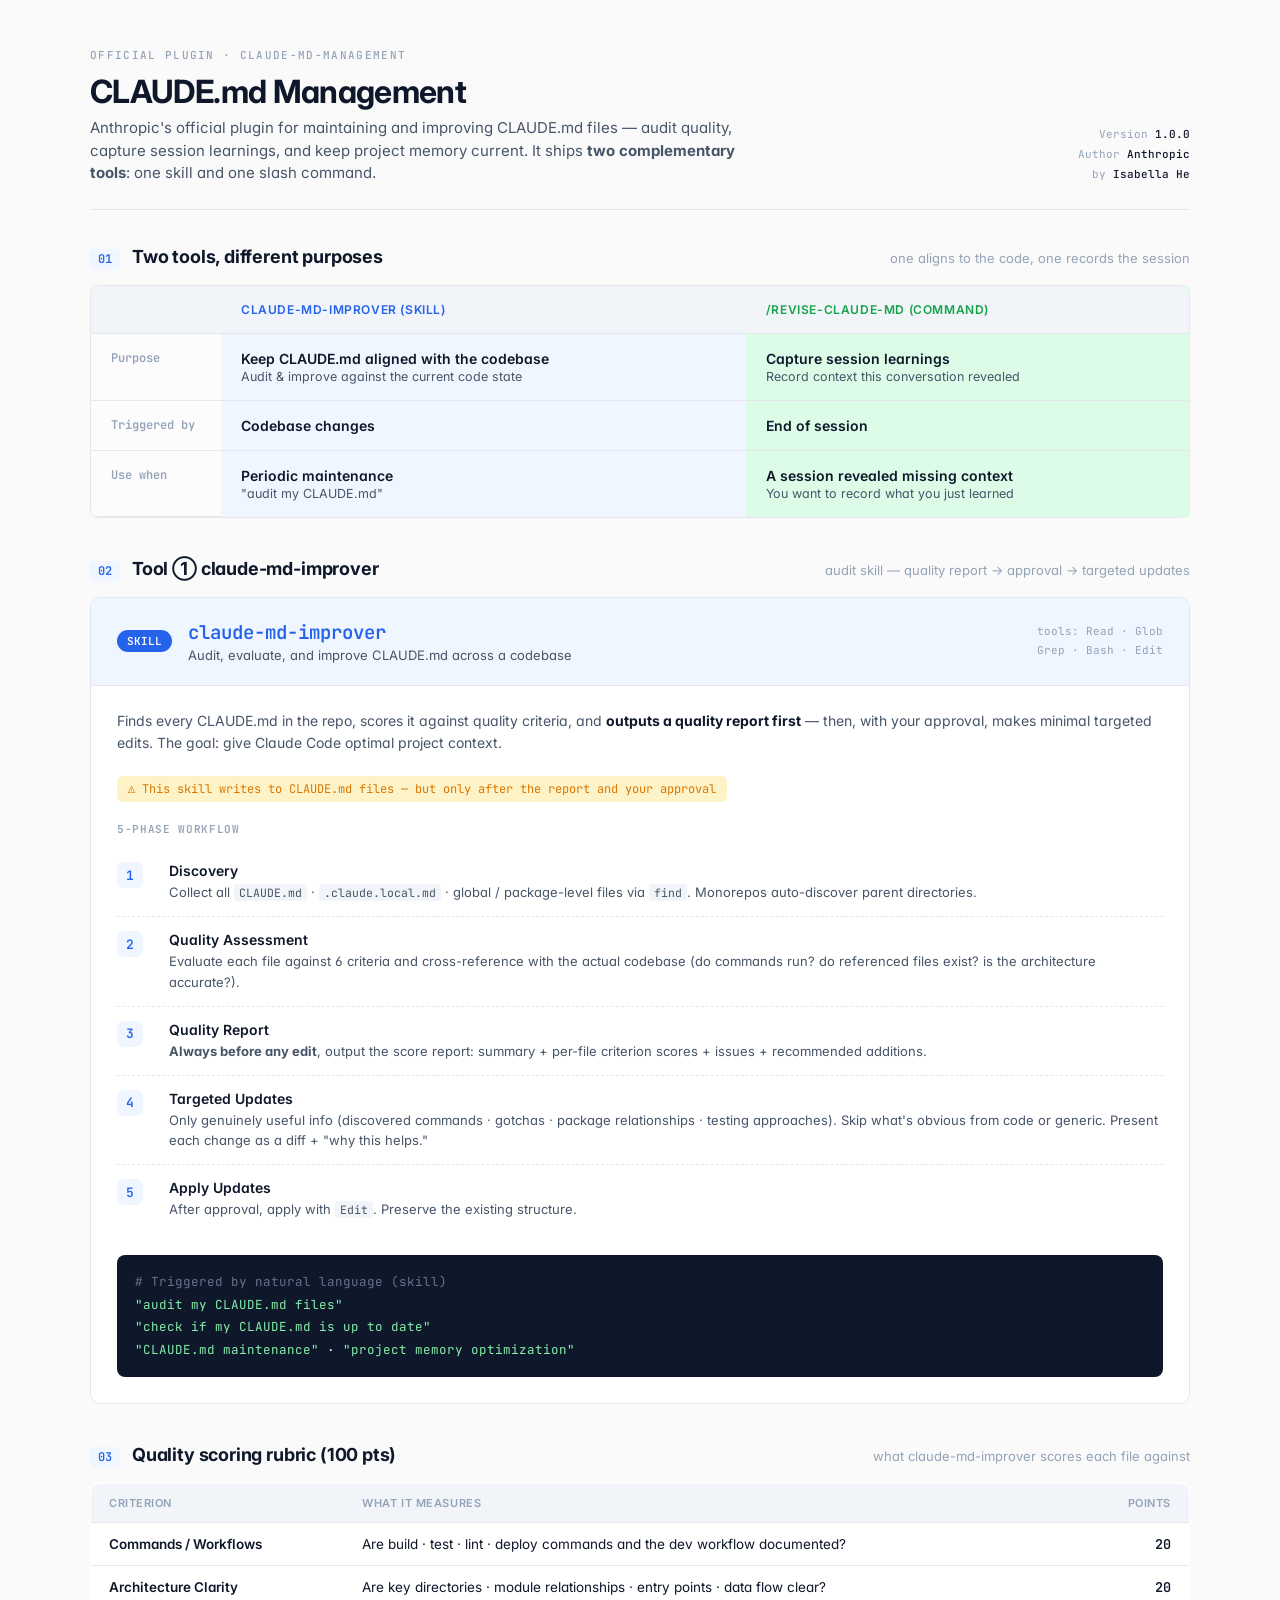
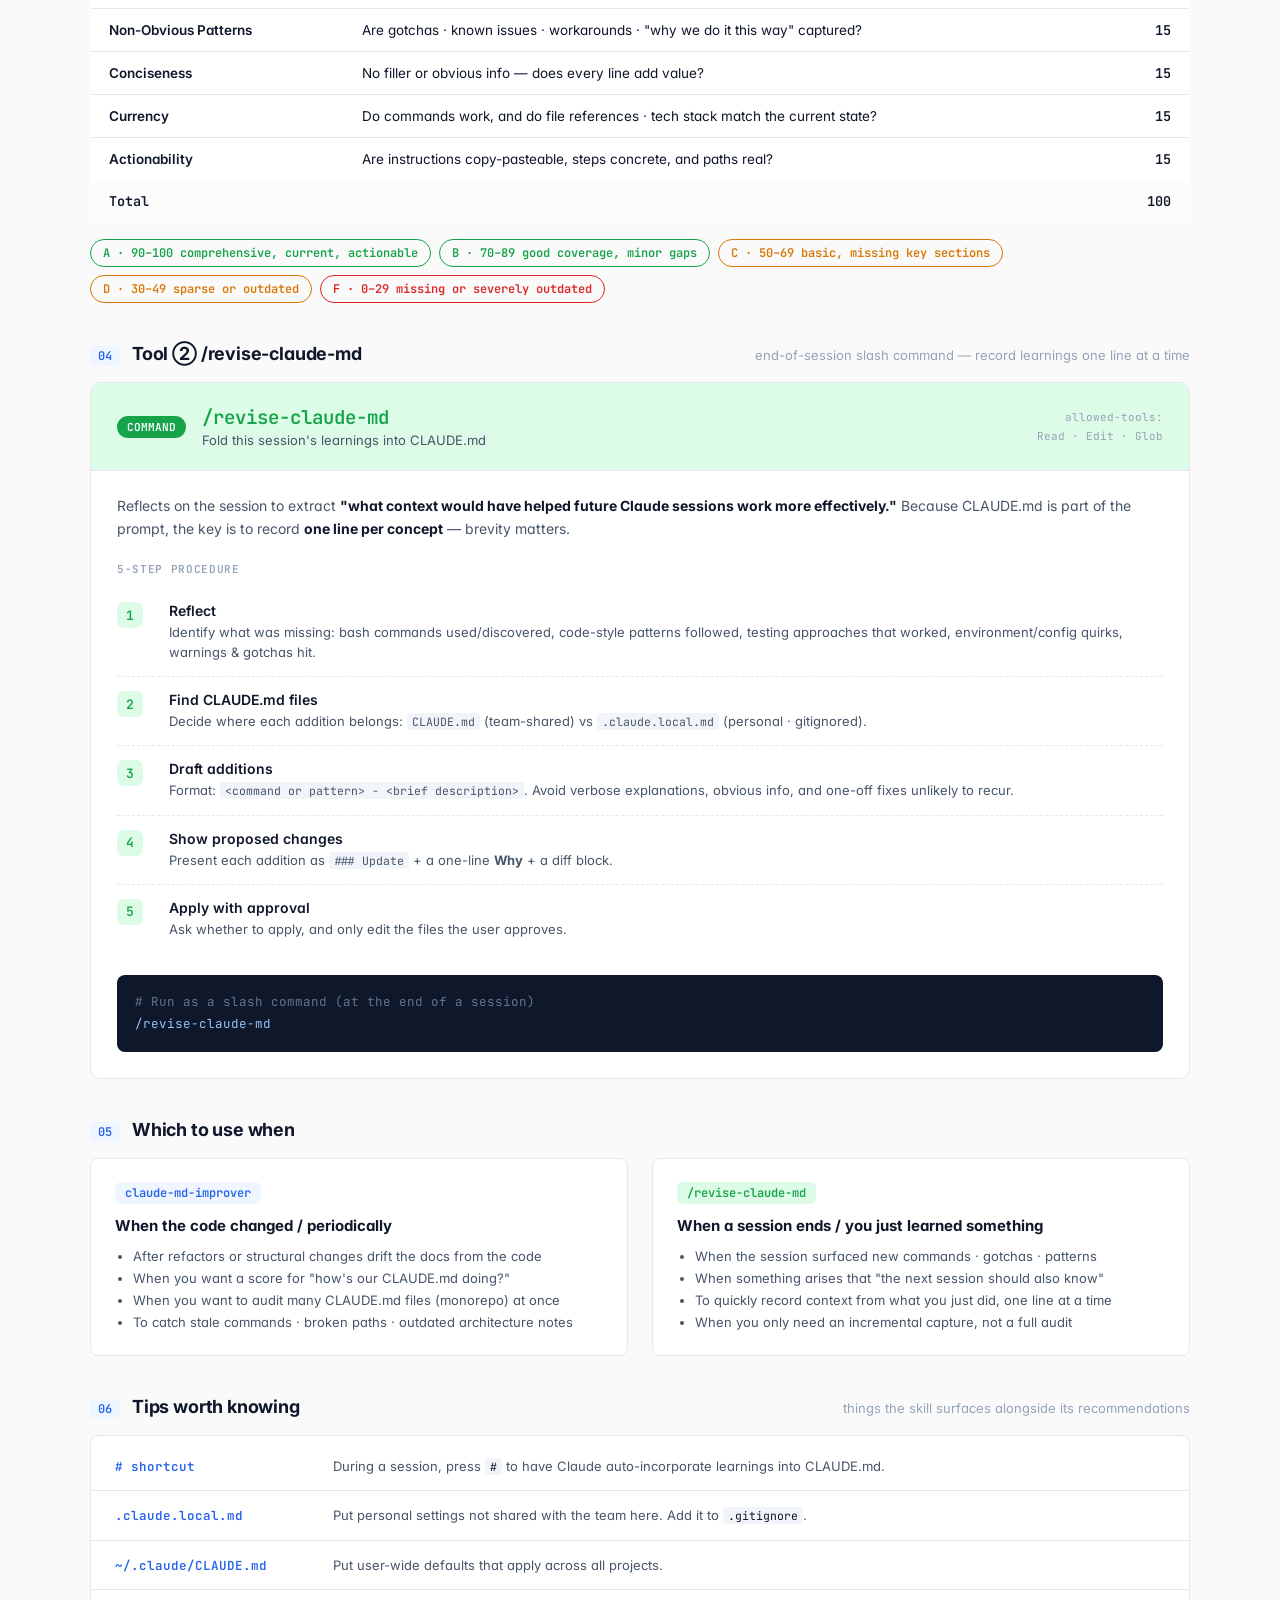
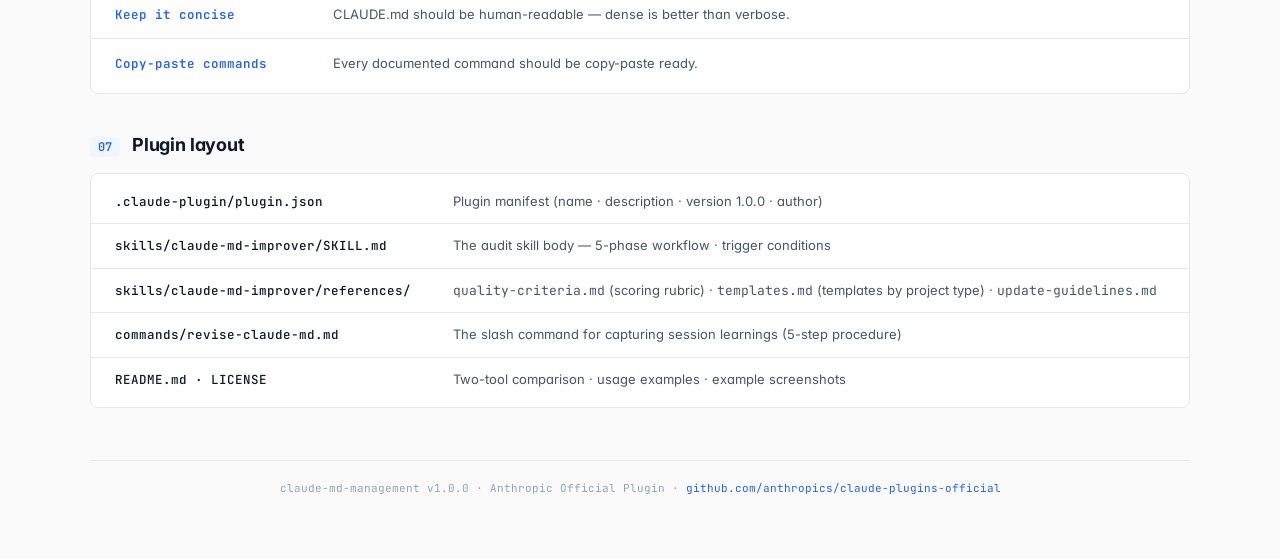
<file: claude-md-management-plugin-explained.html>
<!doctype html>
<html lang="en">
  <head>
    <meta charset="UTF-8" />
    <meta name="viewport" content="width=device-width, initial-scale=1.0" />
    <title>claude-md-management · Plugin Guide</title>
    <link rel="preconnect" href="https://fonts.googleapis.com" />
    <link rel="preconnect" href="https://fonts.gstatic.com" crossorigin />
    <link
      href="https://fonts.googleapis.com/css2?family=Inter:wght@400;500;600;700&family=JetBrains+Mono:wght@400;500;600&display=swap"
      rel="stylesheet"
    />
    <style>
      :root {
        --bg: #fafafa;
        --surface: #ffffff;
        --border: #e5e7eb;
        --border-strong: #d1d5db;
        --text: #0f172a;
        --text-2: #475569;
        --text-3: #94a3b8;
        --accent: #2563eb;
        --accent-soft: #eff6ff;
        --green: #16a34a;
        --green-soft: #dcfce7;
        --amber: #d97706;
        --amber-soft: #fef3c7;
        --red: #dc2626;
        --red-soft: #fee2e2;
        --grid: #f1f5f9;
      }

      * { box-sizing: border-box; }

      html, body {
        margin: 0; padding: 0;
        background: var(--bg);
        color: var(--text);
        font-family: "Inter", -apple-system, system-ui, "Segoe UI", sans-serif;
        font-feature-settings: "cv11", "ss01";
        -webkit-font-smoothing: antialiased;
      }

      .page { max-width: 1180px; margin: 0 auto; padding: 48px 40px 64px; }
      code { font-family: "JetBrains Mono", monospace; }

      /* ============ HEADER ============ */
      .header {
        display: flex;
        justify-content: space-between;
        align-items: flex-end;
        padding-bottom: 24px;
        border-bottom: 1px solid var(--border);
        margin-bottom: 36px;
        gap: 24px;
      }
      .header .eyebrow {
        font-family: "JetBrains Mono", monospace;
        font-size: 11px; font-weight: 500;
        color: var(--text-3);
        letter-spacing: 0.12em; text-transform: uppercase;
        margin-bottom: 10px;
      }
      .header h1 { font-size: 32px; font-weight: 700; margin: 0; letter-spacing: -0.02em; }
      .header .sub {
        font-size: 15px; color: var(--text-2);
        margin-top: 6px; line-height: 1.5; max-width: 680px;
      }
      .header-meta {
        text-align: right;
        font-family: "JetBrains Mono", monospace;
        font-size: 11px; color: var(--text-3);
        line-height: 1.8; white-space: nowrap;
      }
      .header-meta strong { color: var(--text); font-weight: 500; }

      /* ============ SECTION SCAFFOLD ============ */
      section.block { margin-bottom: 40px; }
      .block-title { display: flex; align-items: baseline; gap: 12px; margin-bottom: 16px; }
      .block-title .n {
        font-family: "JetBrains Mono", monospace;
        font-size: 12px; font-weight: 600;
        color: var(--accent); background: var(--accent-soft);
        border-radius: 4px; padding: 2px 8px;
      }
      .block-title h2 { font-size: 18px; font-weight: 700; margin: 0; letter-spacing: -0.01em; }
      .block-title .hint { font-size: 13px; color: var(--text-3); margin-left: auto; }
      .card { background: var(--surface); border: 1px solid var(--border); border-radius: 8px; }

      /* ============ COMPARE TABLE ============ */
      .compare {
        width: 100%;
        border-collapse: separate;
        border-spacing: 0;
        background: var(--surface);
        border: 1px solid var(--border);
        border-radius: 8px;
        overflow: hidden;
      }
      .compare th, .compare td {
        padding: 16px 20px;
        text-align: left;
        font-size: 14px;
        border-bottom: 1px solid var(--border);
        vertical-align: top;
      }
      .compare tr:last-child td { border-bottom: 0; }
      .compare thead th {
        font-size: 12px; font-weight: 600;
        text-transform: uppercase; letter-spacing: 0.05em;
        background: var(--grid); color: var(--text-2);
      }
      .compare thead th.skill { color: var(--accent); }
      .compare thead th.cmd { color: var(--green); }
      .compare tbody th {
        font-weight: 600; color: var(--text-3);
        font-size: 12px; width: 130px;
        font-family: "JetBrains Mono", monospace;
        background: #fcfcfd;
      }
      .compare td .v { font-weight: 600; color: var(--text); }
      .compare td .s { font-size: 12.5px; color: var(--text-2); margin-top: 2px; }
      .compare col.col-skill { background: var(--accent-soft); }
      .compare col.col-cmd { background: var(--green-soft); }

      /* ============ TOOL HERO ============ */
      .tool {
        border: 1px solid var(--border);
        border-radius: 10px;
        overflow: hidden;
        background: var(--surface);
      }
      .tool-head {
        padding: 22px 26px;
        display: flex;
        align-items: center;
        gap: 16px;
        border-bottom: 1px solid var(--border);
      }
      .tool-skill .tool-head { background: var(--accent-soft); }
      .tool-cmd .tool-head { background: var(--green-soft); }
      .tool-badge {
        font-family: "JetBrains Mono", monospace;
        font-size: 11px; font-weight: 600;
        padding: 4px 10px; border-radius: 999px;
        white-space: nowrap;
      }
      .tool-skill .tool-badge { background: var(--accent); color: #fff; }
      .tool-cmd .tool-badge { background: var(--green); color: #fff; }
      .tool-head .name {
        font-family: "JetBrains Mono", monospace;
        font-size: 19px; font-weight: 600;
      }
      .tool-skill .tool-head .name { color: var(--accent); }
      .tool-cmd .tool-head .name { color: var(--green); }
      .tool-head .role { font-size: 13px; color: var(--text-2); margin-top: 2px; }
      .tool-head .right {
        margin-left: auto;
        text-align: right;
        font-family: "JetBrains Mono", monospace;
        font-size: 11px; color: var(--text-3);
        line-height: 1.7;
      }
      .tool-body { padding: 24px 26px 26px; }
      .tool-body > p.lead {
        font-size: 14px; color: var(--text-2);
        line-height: 1.6; margin: 0 0 22px;
      }
      .tool-body > p.lead strong { color: var(--text); }

      .writes-flag {
        display: inline-flex;
        align-items: center;
        gap: 7px;
        font-size: 12px;
        font-family: "JetBrains Mono", monospace;
        color: var(--amber);
        background: var(--amber-soft);
        border-radius: 6px;
        padding: 5px 11px;
        margin-bottom: 20px;
      }

      /* phases / steps */
      .phase-label {
        font-size: 11px;
        font-family: "JetBrains Mono", monospace;
        font-weight: 600;
        color: var(--text-3);
        text-transform: uppercase;
        letter-spacing: 0.06em;
        margin: 0 0 12px;
      }
      .flow { display: grid; gap: 0; }
      .flow-item {
        display: grid;
        grid-template-columns: 36px 1fr;
        gap: 16px;
        padding: 14px 0;
        align-items: start;
      }
      .flow-item + .flow-item { border-top: 1px dashed var(--border); }
      .flow-item .num {
        width: 26px; height: 26px;
        border-radius: 7px;
        display: flex; align-items: center; justify-content: center;
        font-family: "JetBrains Mono", monospace;
        font-size: 13px; font-weight: 600;
      }
      .tool-skill .flow-item .num { background: var(--accent-soft); color: var(--accent); }
      .tool-cmd .flow-item .num { background: var(--green-soft); color: var(--green); }
      .flow-item .t { font-size: 14px; font-weight: 600; margin-bottom: 3px; }
      .flow-item .d { font-size: 13px; color: var(--text-2); line-height: 1.55; }
      .flow-item .d code {
        font-size: 11.5px; background: var(--grid);
        padding: 1px 5px; border-radius: 3px;
      }

      /* invoke examples */
      .invoke {
        margin-top: 22px;
        background: var(--text);
        color: #e2e8f0;
        border-radius: 8px;
        padding: 16px 18px;
        font-family: "JetBrains Mono", monospace;
        font-size: 12.5px;
        line-height: 1.8;
      }
      .invoke .c { color: #64748b; }
      .invoke .p { color: #93c5fd; }
      .invoke .q { color: #86efac; }

      /* ============ RUBRIC TABLE ============ */
      .rubric-table {
        width: 100%;
        border-collapse: collapse;
        background: var(--surface);
        border: 1px solid var(--border);
        border-radius: 8px;
        overflow: hidden;
      }
      .rubric-table th, .rubric-table td {
        padding: 12px 18px;
        font-size: 13.5px;
        border-bottom: 1px solid var(--border);
        text-align: left;
      }
      .rubric-table thead th {
        font-size: 11px; font-weight: 600;
        text-transform: uppercase; letter-spacing: 0.05em;
        color: var(--text-3); background: var(--grid);
      }
      .rubric-table tbody tr:last-child td { border-bottom: 0; }
      .rubric-table td.crit { font-weight: 600; }
      .rubric-table td.wt {
        font-family: "JetBrains Mono", monospace;
        font-weight: 600; text-align: right; white-space: nowrap;
      }
      .rubric-table td .note { font-size: 12px; color: var(--text-2); margin-top: 2px; }
      .rubric-table tfoot td {
        font-family: "JetBrains Mono", monospace;
        font-weight: 600; background: #fcfcfd;
      }

      .grade-chips {
        display: flex; flex-wrap: wrap; gap: 8px; margin-top: 16px;
      }
      .grade-chip {
        font-family: "JetBrains Mono", monospace;
        font-size: 12px; font-weight: 600;
        padding: 5px 12px; border-radius: 999px;
        border: 1px solid var(--border-strong);
      }

      /* ============ DECISION ============ */
      .decide { display: grid; grid-template-columns: 1fr 1fr; gap: 24px; }
      .decide-card { padding: 22px 24px; }
      .decide-card .tag {
        font-family: "JetBrains Mono", monospace;
        font-size: 12px; font-weight: 600;
        display: inline-block; padding: 3px 10px; border-radius: 6px; margin-bottom: 12px;
      }
      .decide-card.skill .tag { background: var(--accent-soft); color: var(--accent); }
      .decide-card.cmd .tag { background: var(--green-soft); color: var(--green); }
      .decide-card h4 { font-size: 15px; margin: 0 0 10px; }
      .decide-card ul { margin: 0; padding-left: 18px; }
      .decide-card li { font-size: 13px; color: var(--text-2); line-height: 1.7; }

      /* ============ TIPS ============ */
      .tips { padding: 6px 0; }
      .tip-row {
        display: grid;
        grid-template-columns: 200px 1fr;
        gap: 18px;
        padding: 14px 24px;
        align-items: baseline;
      }
      .tip-row + .tip-row { border-top: 1px solid var(--border); }
      .tip-row .k {
        font-family: "JetBrains Mono", monospace;
        font-size: 12.5px; font-weight: 600; color: var(--accent);
      }
      .tip-row .d { font-size: 13px; color: var(--text-2); line-height: 1.55; }
      .tip-row .d code {
        font-size: 11.5px; background: var(--grid);
        padding: 1px 5px; border-radius: 3px; color: var(--text);
      }

      /* ============ FILES ============ */
      .files { padding: 6px 0; }
      .file-row {
        display: grid; grid-template-columns: 320px 1fr; gap: 18px;
        padding: 12px 24px; align-items: baseline;
      }
      .file-row + .file-row { border-top: 1px solid var(--border); }
      .file-row .path {
        font-family: "JetBrains Mono", monospace;
        font-size: 12.5px; font-weight: 500;
      }
      .file-row .what { font-size: 13px; color: var(--text-2); line-height: 1.5; }

      footer {
        margin-top: 52px; padding-top: 20px;
        border-top: 1px solid var(--border);
        font-family: "JetBrains Mono", monospace;
        font-size: 11px; color: var(--text-3); text-align: center;
      }
      footer a { color: var(--accent); text-decoration: none; }

      @media (max-width: 920px) {
        .page { padding: 32px 20px 48px; }
        .header { flex-direction: column; align-items: flex-start; }
        .header-meta { text-align: left; }
        .decide { grid-template-columns: 1fr; }
        .tip-row, .file-row { grid-template-columns: 1fr; gap: 6px; }
        .compare thead { display: none; }
        .tool-head { flex-wrap: wrap; }
        .tool-head .right { margin-left: 0; text-align: left; width: 100%; }
      }
    </style>
  </head>
  <body>
    <div class="page">
      <!-- =========== HEADER =========== -->
      <header class="header">
        <div>
          <div class="eyebrow">Official Plugin · claude-md-management</div>
          <h1>CLAUDE.md Management</h1>
          <div class="sub">
            Anthropic's official plugin for maintaining and improving CLAUDE.md files —
            audit quality, capture session learnings, and keep project memory current.
            It ships <strong>two complementary tools</strong>: one skill and one slash command.
          </div>
        </div>
        <div class="header-meta">
          <div>Version <strong>1.0.0</strong></div>
          <div>Author <strong>Anthropic</strong></div>
          <div>by <strong>Isabella He</strong></div>
        </div>
      </header>

      <!-- =========== OVERVIEW / COMPARE =========== -->
      <section class="block">
        <div class="block-title">
          <span class="n">01</span>
          <h2>Two tools, different purposes</h2>
          <span class="hint">one aligns to the code, one records the session</span>
        </div>
        <table class="compare">
          <colgroup>
            <col />
            <col class="col-skill" />
            <col class="col-cmd" />
          </colgroup>
          <thead>
            <tr>
              <th></th>
              <th class="skill">claude-md-improver (skill)</th>
              <th class="cmd">/revise-claude-md (command)</th>
            </tr>
          </thead>
          <tbody>
            <tr>
              <th>Purpose</th>
              <td><div class="v">Keep CLAUDE.md aligned with the codebase</div><div class="s">Audit &amp; improve against the current code state</div></td>
              <td><div class="v">Capture session learnings</div><div class="s">Record context this conversation revealed</div></td>
            </tr>
            <tr>
              <th>Triggered by</th>
              <td><div class="v">Codebase changes</div></td>
              <td><div class="v">End of session</div></td>
            </tr>
            <tr>
              <th>Use when</th>
              <td><div class="v">Periodic maintenance</div><div class="s">"audit my CLAUDE.md"</div></td>
              <td><div class="v">A session revealed missing context</div><div class="s">You want to record what you just learned</div></td>
            </tr>
          </tbody>
        </table>
      </section>

      <!-- =========== TOOL 1: SKILL =========== -->
      <section class="block">
        <div class="block-title">
          <span class="n">02</span>
          <h2>Tool ①  claude-md-improver</h2>
          <span class="hint">audit skill — quality report → approval → targeted updates</span>
        </div>
        <div class="tool tool-skill">
          <div class="tool-head">
            <span class="tool-badge">SKILL</span>
            <div>
              <div class="name">claude-md-improver</div>
              <div class="role">Audit, evaluate, and improve CLAUDE.md across a codebase</div>
            </div>
            <div class="right">
              <div>tools: Read · Glob</div>
              <div>Grep · Bash · Edit</div>
            </div>
          </div>
          <div class="tool-body">
            <p class="lead">
              Finds every CLAUDE.md in the repo, scores it against quality criteria, and
              <strong>outputs a quality report first</strong> — then, with your approval,
              makes minimal targeted edits. The goal: give Claude Code optimal project context.
            </p>
            <div class="writes-flag">⚠ This skill writes to CLAUDE.md files — but only after the report and your approval</div>

            <div class="phase-label">5-phase workflow</div>
            <div class="flow">
              <div class="flow-item">
                <div class="num">1</div>
                <div>
                  <div class="t">Discovery</div>
                  <div class="d">Collect all <code>CLAUDE.md</code> · <code>.claude.local.md</code> · global / package-level files via <code>find</code>. Monorepos auto-discover parent directories.</div>
                </div>
              </div>
              <div class="flow-item">
                <div class="num">2</div>
                <div>
                  <div class="t">Quality Assessment</div>
                  <div class="d">Evaluate each file against 6 criteria and cross-reference with the actual codebase (do commands run? do referenced files exist? is the architecture accurate?).</div>
                </div>
              </div>
              <div class="flow-item">
                <div class="num">3</div>
                <div>
                  <div class="t">Quality Report</div>
                  <div class="d"><strong>Always before any edit</strong>, output the score report: summary + per-file criterion scores + issues + recommended additions.</div>
                </div>
              </div>
              <div class="flow-item">
                <div class="num">4</div>
                <div>
                  <div class="t">Targeted Updates</div>
                  <div class="d">Only genuinely useful info (discovered commands · gotchas · package relationships · testing approaches). Skip what's obvious from code or generic. Present each change as a diff + "why this helps."</div>
                </div>
              </div>
              <div class="flow-item">
                <div class="num">5</div>
                <div>
                  <div class="t">Apply Updates</div>
                  <div class="d">After approval, apply with <code>Edit</code>. Preserve the existing structure.</div>
                </div>
              </div>
            </div>

            <div class="invoke">
              <span class="c"># Triggered by natural language (skill)</span><br />
              <span class="q">"audit my CLAUDE.md files"</span><br />
              <span class="q">"check if my CLAUDE.md is up to date"</span><br />
              <span class="q">"CLAUDE.md maintenance"</span> · <span class="q">"project memory optimization"</span>
            </div>
          </div>
        </div>
      </section>

      <!-- =========== RUBRIC =========== -->
      <section class="block">
        <div class="block-title">
          <span class="n">03</span>
          <h2>Quality scoring rubric (100 pts)</h2>
          <span class="hint">what claude-md-improver scores each file against</span>
        </div>
        <table class="rubric-table">
          <thead>
            <tr><th>Criterion</th><th>What it measures</th><th style="text-align:right">Points</th></tr>
          </thead>
          <tbody>
            <tr>
              <td class="crit">Commands / Workflows</td>
              <td>Are build · test · lint · deploy commands and the dev workflow documented?</td>
              <td class="wt">20</td>
            </tr>
            <tr>
              <td class="crit">Architecture Clarity</td>
              <td>Are key directories · module relationships · entry points · data flow clear?</td>
              <td class="wt">20</td>
            </tr>
            <tr>
              <td class="crit">Non-Obvious Patterns</td>
              <td>Are gotchas · known issues · workarounds · "why we do it this way" captured?</td>
              <td class="wt">15</td>
            </tr>
            <tr>
              <td class="crit">Conciseness</td>
              <td>No filler or obvious info — does every line add value?</td>
              <td class="wt">15</td>
            </tr>
            <tr>
              <td class="crit">Currency</td>
              <td>Do commands work, and do file references · tech stack match the current state?</td>
              <td class="wt">15</td>
            </tr>
            <tr>
              <td class="crit">Actionability</td>
              <td>Are instructions copy-pasteable, steps concrete, and paths real?</td>
              <td class="wt">15</td>
            </tr>
          </tbody>
          <tfoot>
            <tr><td>Total</td><td></td><td class="wt">100</td></tr>
          </tfoot>
        </table>
        <div class="grade-chips">
          <span class="grade-chip" style="color: var(--green); border-color: var(--green)">A · 90–100 comprehensive, current, actionable</span>
          <span class="grade-chip" style="color: var(--green); border-color: var(--green)">B · 70–89 good coverage, minor gaps</span>
          <span class="grade-chip" style="color: var(--amber); border-color: var(--amber)">C · 50–69 basic, missing key sections</span>
          <span class="grade-chip" style="color: var(--amber); border-color: var(--amber)">D · 30–49 sparse or outdated</span>
          <span class="grade-chip" style="color: var(--red); border-color: var(--red)">F · 0–29 missing or severely outdated</span>
        </div>
      </section>

      <!-- =========== TOOL 2: COMMAND =========== -->
      <section class="block">
        <div class="block-title">
          <span class="n">04</span>
          <h2>Tool ②  /revise-claude-md</h2>
          <span class="hint">end-of-session slash command — record learnings one line at a time</span>
        </div>
        <div class="tool tool-cmd">
          <div class="tool-head">
            <span class="tool-badge">COMMAND</span>
            <div>
              <div class="name">/revise-claude-md</div>
              <div class="role">Fold this session's learnings into CLAUDE.md</div>
            </div>
            <div class="right">
              <div>allowed-tools:</div>
              <div>Read · Edit · Glob</div>
            </div>
          </div>
          <div class="tool-body">
            <p class="lead">
              Reflects on the session to extract <strong>"what context would have helped future
              Claude sessions work more effectively."</strong> Because CLAUDE.md is part of the
              prompt, the key is to record <strong>one line per concept</strong> — brevity matters.
            </p>

            <div class="phase-label">5-step procedure</div>
            <div class="flow">
              <div class="flow-item">
                <div class="num">1</div>
                <div>
                  <div class="t">Reflect</div>
                  <div class="d">Identify what was missing: bash commands used/discovered, code-style patterns followed, testing approaches that worked, environment/config quirks, warnings &amp; gotchas hit.</div>
                </div>
              </div>
              <div class="flow-item">
                <div class="num">2</div>
                <div>
                  <div class="t">Find CLAUDE.md files</div>
                  <div class="d">Decide where each addition belongs: <code>CLAUDE.md</code> (team-shared) vs <code>.claude.local.md</code> (personal · gitignored).</div>
                </div>
              </div>
              <div class="flow-item">
                <div class="num">3</div>
                <div>
                  <div class="t">Draft additions</div>
                  <div class="d">Format: <code>&lt;command or pattern&gt; - &lt;brief description&gt;</code>. Avoid verbose explanations, obvious info, and one-off fixes unlikely to recur.</div>
                </div>
              </div>
              <div class="flow-item">
                <div class="num">4</div>
                <div>
                  <div class="t">Show proposed changes</div>
                  <div class="d">Present each addition as <code>### Update</code> + a one-line <strong>Why</strong> + a diff block.</div>
                </div>
              </div>
              <div class="flow-item">
                <div class="num">5</div>
                <div>
                  <div class="t">Apply with approval</div>
                  <div class="d">Ask whether to apply, and only edit the files the user approves.</div>
                </div>
              </div>
            </div>

            <div class="invoke">
              <span class="c"># Run as a slash command (at the end of a session)</span><br />
              <span class="p">/revise-claude-md</span>
            </div>
          </div>
        </div>
      </section>

      <!-- =========== WHICH TO USE =========== -->
      <section class="block">
        <div class="block-title">
          <span class="n">05</span>
          <h2>Which to use when</h2>
        </div>
        <div class="decide">
          <div class="card decide-card skill">
            <span class="tag">claude-md-improver</span>
            <h4>When the code changed / periodically</h4>
            <ul>
              <li>After refactors or structural changes drift the docs from the code</li>
              <li>When you want a score for "how's our CLAUDE.md doing?"</li>
              <li>When you want to audit many CLAUDE.md files (monorepo) at once</li>
              <li>To catch stale commands · broken paths · outdated architecture notes</li>
            </ul>
          </div>
          <div class="card decide-card cmd">
            <span class="tag">/revise-claude-md</span>
            <h4>When a session ends / you just learned something</h4>
            <ul>
              <li>When the session surfaced new commands · gotchas · patterns</li>
              <li>When something arises that "the next session should also know"</li>
              <li>To quickly record context from what you just did, one line at a time</li>
              <li>When you only need an incremental capture, not a full audit</li>
            </ul>
          </div>
        </div>
      </section>

      <!-- =========== TIPS =========== -->
      <section class="block">
        <div class="block-title">
          <span class="n">06</span>
          <h2>Tips worth knowing</h2>
          <span class="hint">things the skill surfaces alongside its recommendations</span>
        </div>
        <div class="card tips">
          <div class="tip-row">
            <div class="k"># shortcut</div>
            <div class="d">During a session, press <code>#</code> to have Claude auto-incorporate learnings into CLAUDE.md.</div>
          </div>
          <div class="tip-row">
            <div class="k">.claude.local.md</div>
            <div class="d">Put personal settings not shared with the team here. Add it to <code>.gitignore</code>.</div>
          </div>
          <div class="tip-row">
            <div class="k">~/.claude/CLAUDE.md</div>
            <div class="d">Put user-wide defaults that apply across all projects.</div>
          </div>
          <div class="tip-row">
            <div class="k">Keep it concise</div>
            <div class="d">CLAUDE.md should be human-readable — dense is better than verbose.</div>
          </div>
          <div class="tip-row">
            <div class="k">Copy-paste commands</div>
            <div class="d">Every documented command should be copy-paste ready.</div>
          </div>
        </div>
      </section>

      <!-- =========== FILES / INSTALL =========== -->
      <section class="block">
        <div class="block-title">
          <span class="n">07</span>
          <h2>Plugin layout</h2>
        </div>
        <div class="card files">
          <div class="file-row">
            <div class="path">.claude-plugin/plugin.json</div>
            <div class="what">Plugin manifest (name · description · version 1.0.0 · author)</div>
          </div>
          <div class="file-row">
            <div class="path">skills/claude-md-improver/SKILL.md</div>
            <div class="what">The audit skill body — 5-phase workflow · trigger conditions</div>
          </div>
          <div class="file-row">
            <div class="path">skills/claude-md-improver/references/</div>
            <div class="what"><code>quality-criteria.md</code> (scoring rubric) · <code>templates.md</code> (templates by project type) · <code>update-guidelines.md</code></div>
          </div>
          <div class="file-row">
            <div class="path">commands/revise-claude-md.md</div>
            <div class="what">The slash command for capturing session learnings (5-step procedure)</div>
          </div>
          <div class="file-row">
            <div class="path">README.md · LICENSE</div>
            <div class="what">Two-tool comparison · usage examples · example screenshots</div>
          </div>
        </div>
      </section>

      <footer>
        claude-md-management v1.0.0 · Anthropic Official Plugin ·
        <a href="https://github.com/anthropics/claude-plugins-official/tree/main/plugins/claude-md-management">github.com/anthropics/claude-plugins-official</a>
      </footer>
    </div>
  </body>
</html>
</file>
